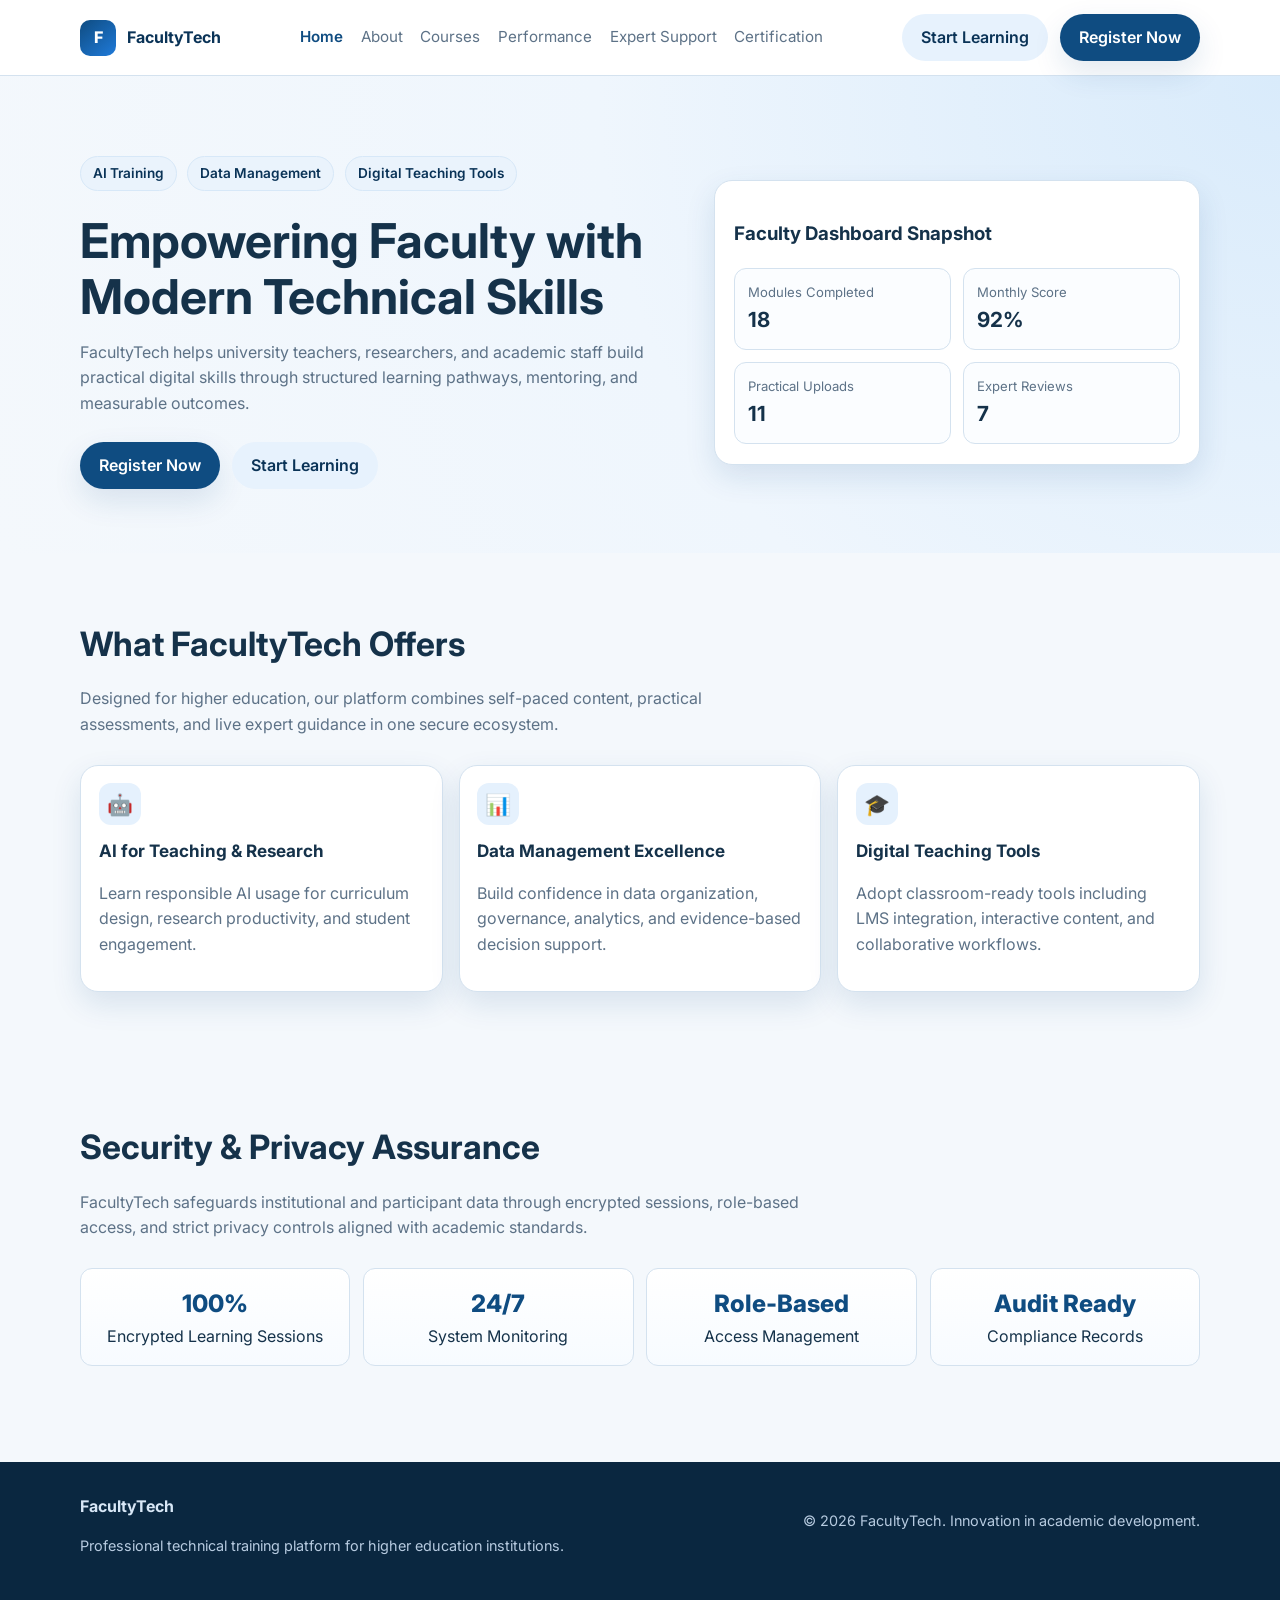
<file: index.html>
<!DOCTYPE html>
<html lang="en">
<head>
  <meta charset="UTF-8" />
  <meta name="viewport" content="width=device-width, initial-scale=1.0" />
  <title>FacultyTech | Technical Training for University Faculty</title>
  <link rel="preconnect" href="https://fonts.googleapis.com">
  <link rel="preconnect" href="https://fonts.gstatic.com" crossorigin>
  <link href="https://fonts.googleapis.com/css2?family=Inter:wght@400;500;600;700;800&display=swap" rel="stylesheet">
  <link rel="stylesheet" href="styles.css" />
</head>
<body>
  <header class="site-header">
    <div class="container header-inner">
      <a class="brand" href="index.html"><span class="brand-mark">F</span> FacultyTech</a>
      <nav class="nav">
        <a class="active" href="index.html">Home</a>
        <a href="about.html">About</a>
        <a href="courses.html">Courses</a>
        <a href="performance.html">Performance</a>
        <a href="support.html">Expert Support</a>
        <a href="certification.html">Certification</a>
      </nav>
      <div class="header-actions">
        <a class="btn btn-secondary" href="courses.html">Start Learning</a>
        <a class="btn btn-primary" href="about.html">Register Now</a>
      </div>
    </div>
  </header>

  <main>
    <section class="hero">
      <div class="container hero-grid">
        <div>
          <div class="feature-badges">
            <span class="badge">AI Training</span>
            <span class="badge">Data Management</span>
            <span class="badge">Digital Teaching Tools</span>
          </div>
          <h1>Empowering Faculty with Modern Technical Skills</h1>
          <p>FacultyTech helps university teachers, researchers, and academic staff build practical digital skills through structured learning pathways, mentoring, and measurable outcomes.</p>
          <div class="header-actions">
            <a class="btn btn-primary" href="about.html">Register Now</a>
            <a class="btn btn-secondary" href="courses.html">Start Learning</a>
          </div>
        </div>
        <div class="card dashboard-card">
          <h3>Faculty Dashboard Snapshot</h3>
          <div class="metric-grid">
            <div class="metric"><div class="label">Modules Completed</div><div class="value">18</div></div>
            <div class="metric"><div class="label">Monthly Score</div><div class="value">92%</div></div>
            <div class="metric"><div class="label">Practical Uploads</div><div class="value">11</div></div>
            <div class="metric"><div class="label">Expert Reviews</div><div class="value">7</div></div>
          </div>
        </div>
      </div>
    </section>

    <section class="page-section">
      <div class="container">
        <div class="section-heading">
          <h2>What FacultyTech Offers</h2>
          <p>Designed for higher education, our platform combines self-paced content, practical assessments, and live expert guidance in one secure ecosystem.</p>
        </div>
        <div class="grid-3">
          <article class="card info-card">
            <div class="icon">🤖</div>
            <h3>AI for Teaching & Research</h3>
            <p>Learn responsible AI usage for curriculum design, research productivity, and student engagement.</p>
          </article>
          <article class="card info-card">
            <div class="icon">📊</div>
            <h3>Data Management Excellence</h3>
            <p>Build confidence in data organization, governance, analytics, and evidence-based decision support.</p>
          </article>
          <article class="card info-card">
            <div class="icon">🎓</div>
            <h3>Digital Teaching Tools</h3>
            <p>Adopt classroom-ready tools including LMS integration, interactive content, and collaborative workflows.</p>
          </article>
        </div>
      </div>
    </section>

    <section class="page-section">
      <div class="container">
        <div class="section-heading">
          <h2>Security & Privacy Assurance</h2>
          <p>FacultyTech safeguards institutional and participant data through encrypted sessions, role-based access, and strict privacy controls aligned with academic standards.</p>
        </div>
        <div class="kpi-strip">
          <div class="kpi"><div class="num">100%</div><div>Encrypted Learning Sessions</div></div>
          <div class="kpi"><div class="num">24/7</div><div>System Monitoring</div></div>
          <div class="kpi"><div class="num">Role-Based</div><div>Access Management</div></div>
          <div class="kpi"><div class="num">Audit Ready</div><div>Compliance Records</div></div>
        </div>
      </div>
    </section>
  </main>

  <footer class="site-footer">
    <div class="container footer-grid">
      <div>
        <strong>FacultyTech</strong>
        <p class="small">Professional technical training platform for higher education institutions.</p>
      </div>
      <p class="small">© 2026 FacultyTech. Innovation in academic development.</p>
    </div>
  </footer>
</body>
</html>
</file>
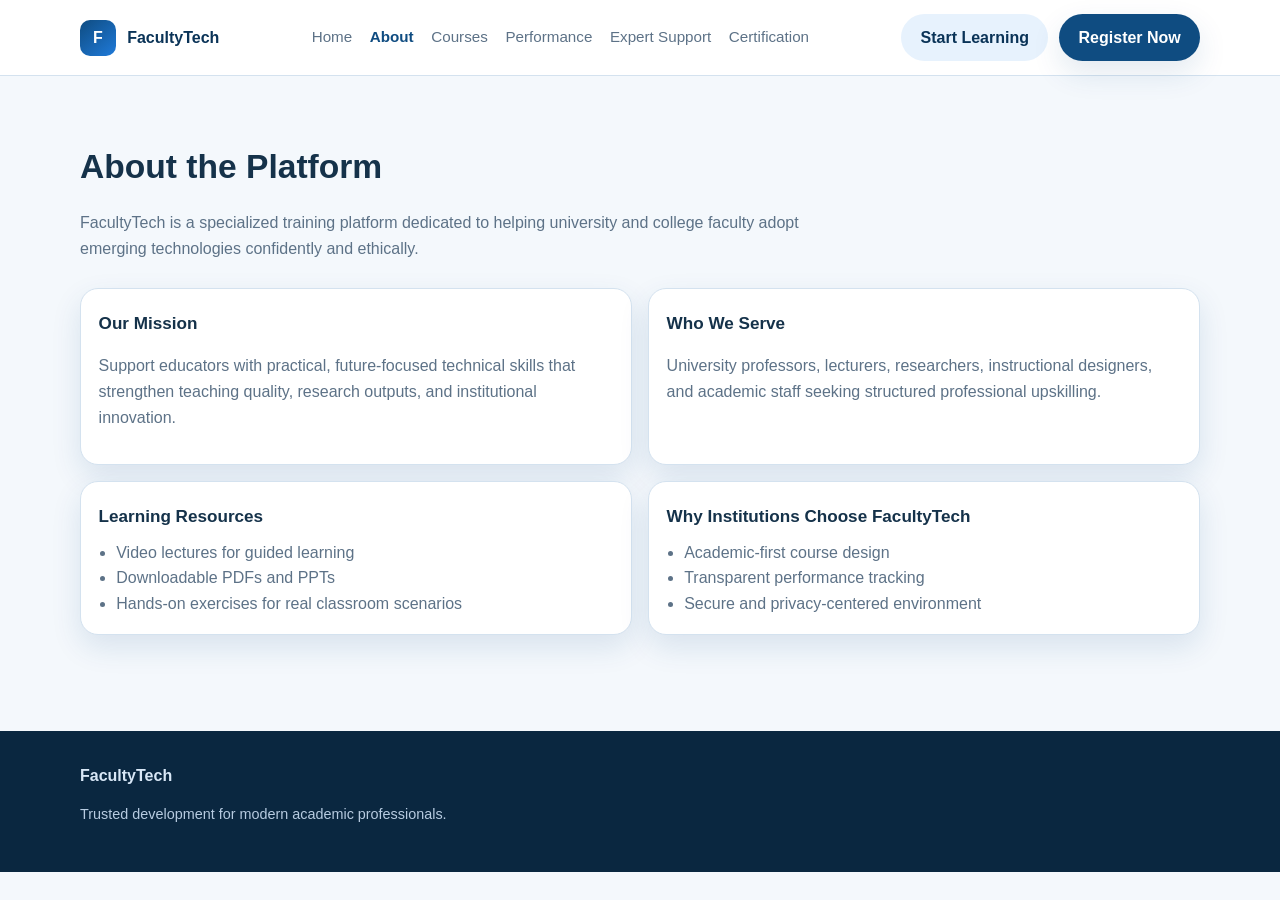
<file: about.html>
<!DOCTYPE html>
<html lang="en">
<head>
  <meta charset="UTF-8" />
  <meta name="viewport" content="width=device-width, initial-scale=1.0" />
  <title>About FacultyTech</title>
  <link rel="stylesheet" href="styles.css" />
</head>
<body>
<header class="site-header"><div class="container header-inner"><a class="brand" href="index.html"><span class="brand-mark">F</span> FacultyTech</a><nav class="nav"><a href="index.html">Home</a><a class="active" href="about.html">About</a><a href="courses.html">Courses</a><a href="performance.html">Performance</a><a href="support.html">Expert Support</a><a href="certification.html">Certification</a></nav><div class="header-actions"><a class="btn btn-secondary" href="courses.html">Start Learning</a><a class="btn btn-primary" href="#">Register Now</a></div></div></header>
<main class="container">
  <section class="page-section">
    <div class="section-heading"><h2>About the Platform</h2><p>FacultyTech is a specialized training platform dedicated to helping university and college faculty adopt emerging technologies confidently and ethically.</p></div>
    <div class="grid-2">
      <article class="card info-card"><h3>Our Mission</h3><p>Support educators with practical, future-focused technical skills that strengthen teaching quality, research outputs, and institutional innovation.</p></article>
      <article class="card info-card"><h3>Who We Serve</h3><p>University professors, lecturers, researchers, instructional designers, and academic staff seeking structured professional upskilling.</p></article>
      <article class="card info-card"><h3>Learning Resources</h3><ul class="list"><li>Video lectures for guided learning</li><li>Downloadable PDFs and PPTs</li><li>Hands-on exercises for real classroom scenarios</li></ul></article>
      <article class="card info-card"><h3>Why Institutions Choose FacultyTech</h3><ul class="list"><li>Academic-first course design</li><li>Transparent performance tracking</li><li>Secure and privacy-centered environment</li></ul></article>
    </div>
  </section>
</main>
<footer class="site-footer"><div class="container footer-grid"><div><strong>FacultyTech</strong><p class="small">Trusted development for modern academic professionals.</p></div></div></footer>
</body>
</html>
</file>
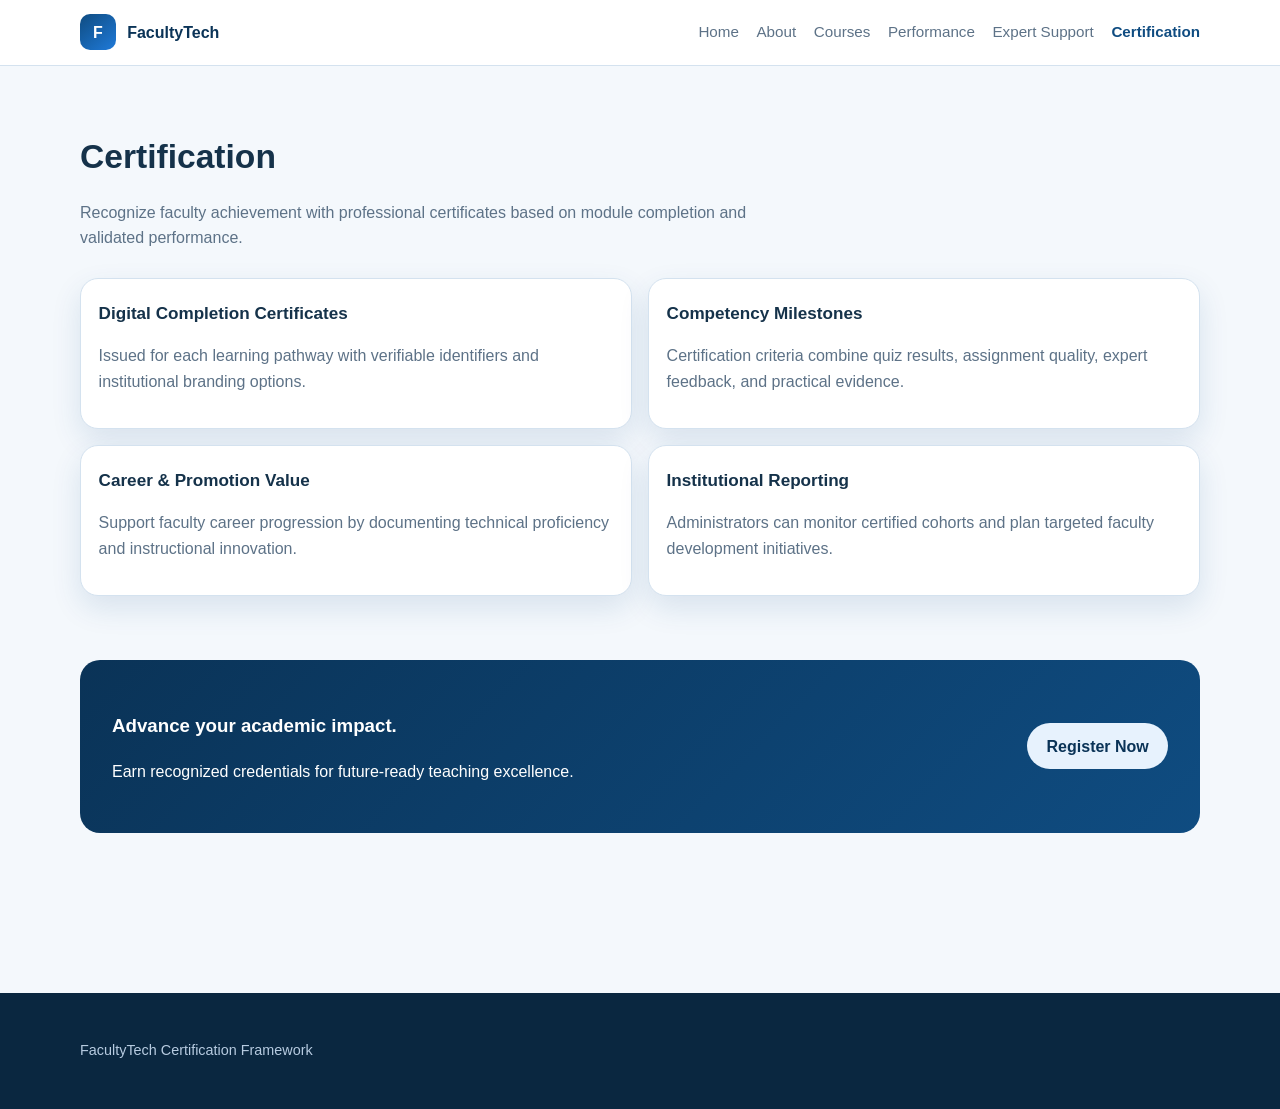
<file: certification.html>
<!DOCTYPE html>
<html lang="en">
<head>
  <meta charset="UTF-8" />
  <meta name="viewport" content="width=device-width, initial-scale=1.0" />
  <title>Certification | FacultyTech</title>
  <link rel="stylesheet" href="styles.css" />
</head>
<body>
<header class="site-header"><div class="container header-inner"><a class="brand" href="index.html"><span class="brand-mark">F</span> FacultyTech</a><nav class="nav"><a href="index.html">Home</a><a href="about.html">About</a><a href="courses.html">Courses</a><a href="performance.html">Performance</a><a href="support.html">Expert Support</a><a class="active" href="certification.html">Certification</a></nav></div></header>
<main class="container">
  <section class="page-section">
    <div class="section-heading"><h2>Certification</h2><p>Recognize faculty achievement with professional certificates based on module completion and validated performance.</p></div>
    <div class="grid-2">
      <article class="card info-card"><h3>Digital Completion Certificates</h3><p>Issued for each learning pathway with verifiable identifiers and institutional branding options.</p></article>
      <article class="card info-card"><h3>Competency Milestones</h3><p>Certification criteria combine quiz results, assignment quality, expert feedback, and practical evidence.</p></article>
      <article class="card info-card"><h3>Career & Promotion Value</h3><p>Support faculty career progression by documenting technical proficiency and instructional innovation.</p></article>
      <article class="card info-card"><h3>Institutional Reporting</h3><p>Administrators can monitor certified cohorts and plan targeted faculty development initiatives.</p></article>
    </div>
    <div class="cta-band"><div><h3>Advance your academic impact.</h3><p>Earn recognized credentials for future-ready teaching excellence.</p></div><a class="btn btn-secondary" href="#">Register Now</a></div>
  </section>
</main>
<footer class="site-footer"><div class="container footer-grid"><p class="small">FacultyTech Certification Framework</p></div></footer>
</body>
</html>
</file>
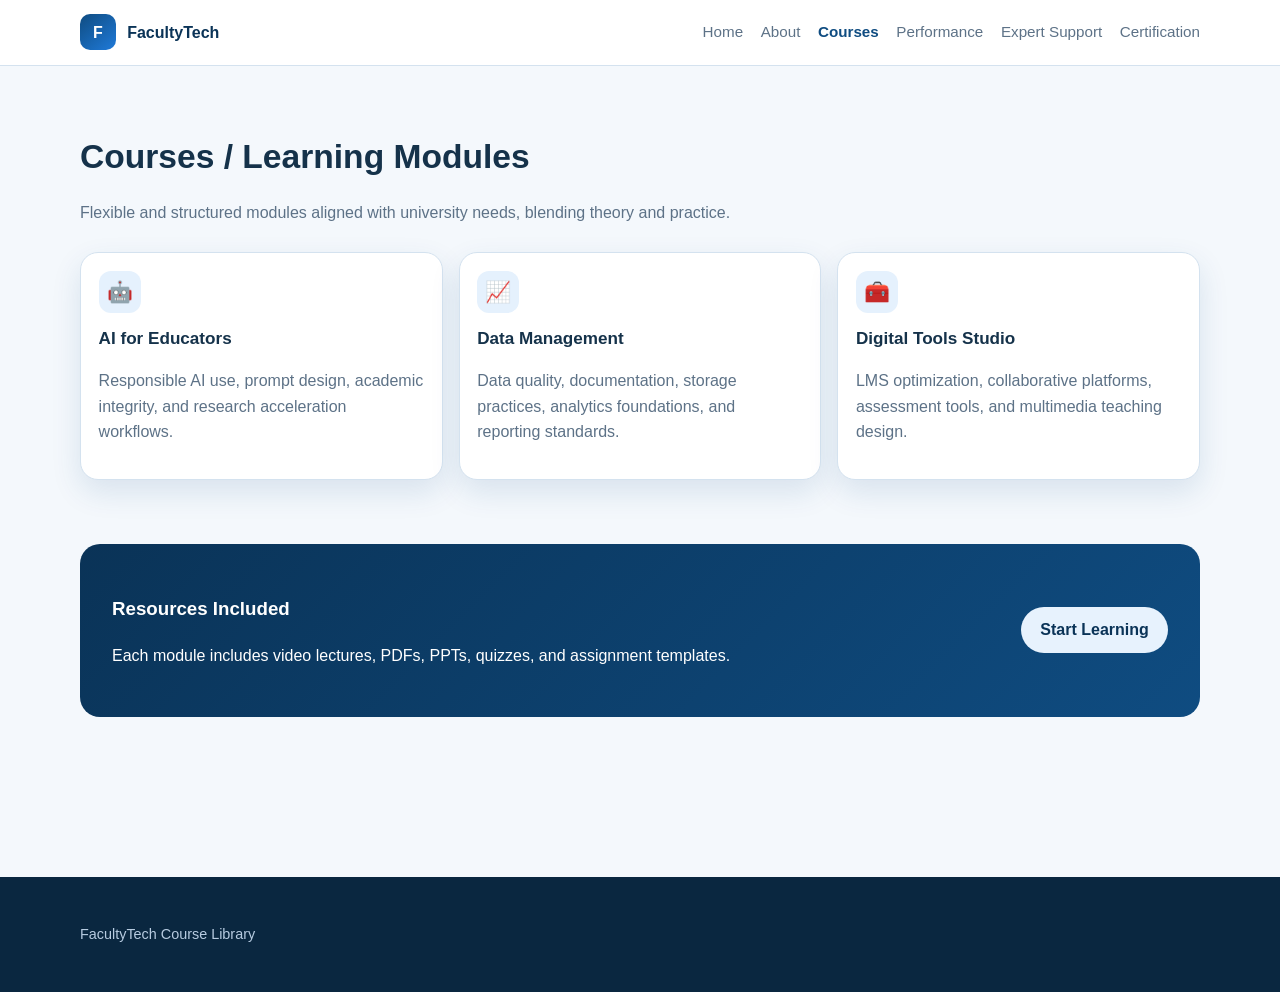
<file: courses.html>
<!DOCTYPE html>
<html lang="en">
<head>
  <meta charset="UTF-8" />
  <meta name="viewport" content="width=device-width, initial-scale=1.0" />
  <title>Courses | FacultyTech</title>
  <link rel="stylesheet" href="styles.css" />
</head>
<body>
<header class="site-header"><div class="container header-inner"><a class="brand" href="index.html"><span class="brand-mark">F</span> FacultyTech</a><nav class="nav"><a href="index.html">Home</a><a href="about.html">About</a><a class="active" href="courses.html">Courses</a><a href="performance.html">Performance</a><a href="support.html">Expert Support</a><a href="certification.html">Certification</a></nav></div></header>
<main class="container">
  <section class="page-section">
    <div class="section-heading"><h2>Courses / Learning Modules</h2><p>Flexible and structured modules aligned with university needs, blending theory and practice.</p></div>
    <div class="grid-3">
      <article class="card info-card"><div class="icon">🤖</div><h3>AI for Educators</h3><p>Responsible AI use, prompt design, academic integrity, and research acceleration workflows.</p></article>
      <article class="card info-card"><div class="icon">📈</div><h3>Data Management</h3><p>Data quality, documentation, storage practices, analytics foundations, and reporting standards.</p></article>
      <article class="card info-card"><div class="icon">🧰</div><h3>Digital Tools Studio</h3><p>LMS optimization, collaborative platforms, assessment tools, and multimedia teaching design.</p></article>
    </div>
    <div class="cta-band">
      <div><h3>Resources Included</h3><p>Each module includes video lectures, PDFs, PPTs, quizzes, and assignment templates.</p></div>
      <a class="btn btn-secondary" href="#">Start Learning</a>
    </div>
  </section>
</main>
<footer class="site-footer"><div class="container footer-grid"><p class="small">FacultyTech Course Library</p></div></footer>
</body>
</html>
</file>
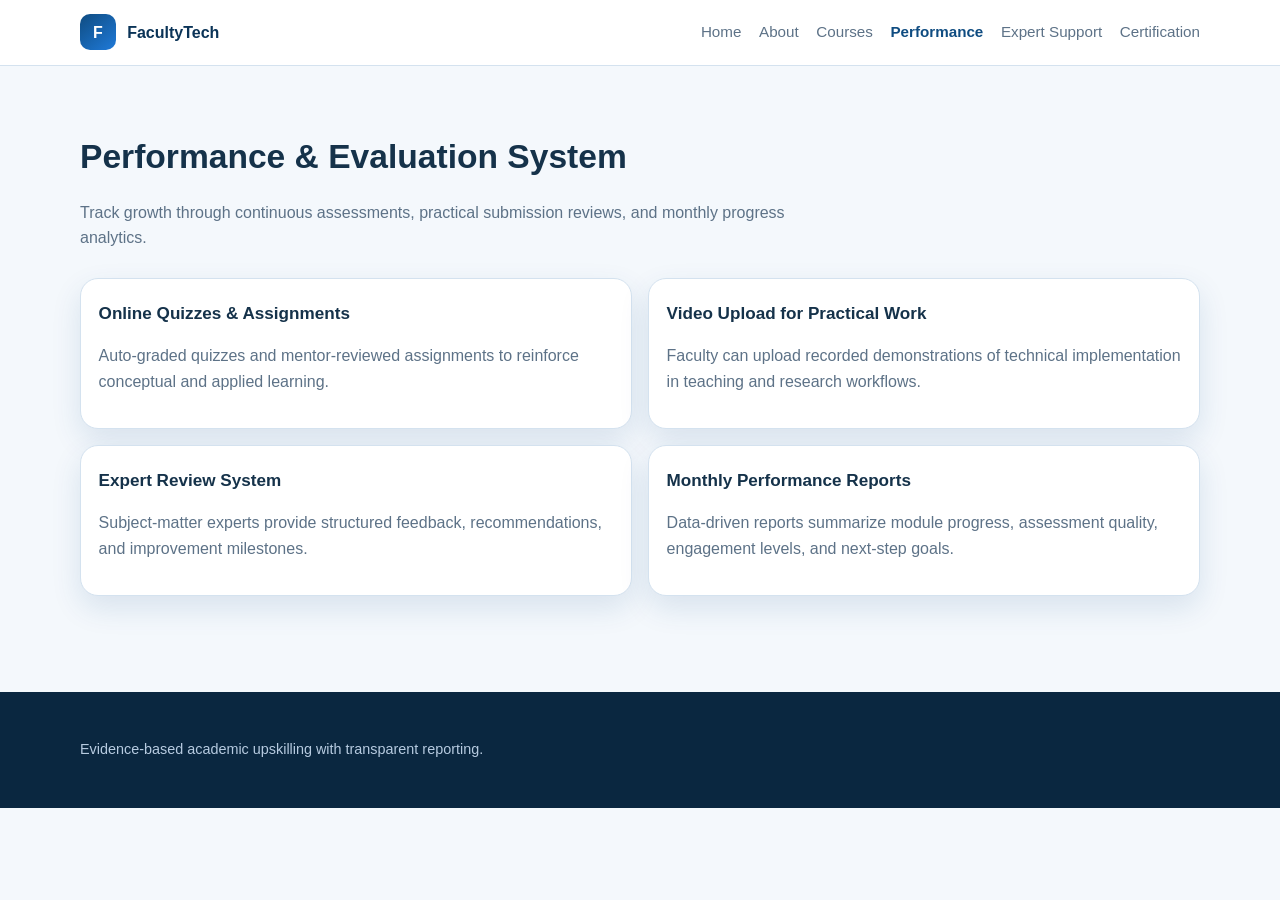
<file: performance.html>
<!DOCTYPE html>
<html lang="en">
<head>
  <meta charset="UTF-8" />
  <meta name="viewport" content="width=device-width, initial-scale=1.0" />
  <title>Performance & Evaluation | FacultyTech</title>
  <link rel="stylesheet" href="styles.css" />
</head>
<body>
<header class="site-header"><div class="container header-inner"><a class="brand" href="index.html"><span class="brand-mark">F</span> FacultyTech</a><nav class="nav"><a href="index.html">Home</a><a href="about.html">About</a><a href="courses.html">Courses</a><a class="active" href="performance.html">Performance</a><a href="support.html">Expert Support</a><a href="certification.html">Certification</a></nav></div></header>
<main class="container">
  <section class="page-section">
    <div class="section-heading"><h2>Performance & Evaluation System</h2><p>Track growth through continuous assessments, practical submission reviews, and monthly progress analytics.</p></div>
    <div class="grid-2">
      <article class="card info-card"><h3>Online Quizzes & Assignments</h3><p>Auto-graded quizzes and mentor-reviewed assignments to reinforce conceptual and applied learning.</p></article>
      <article class="card info-card"><h3>Video Upload for Practical Work</h3><p>Faculty can upload recorded demonstrations of technical implementation in teaching and research workflows.</p></article>
      <article class="card info-card"><h3>Expert Review System</h3><p>Subject-matter experts provide structured feedback, recommendations, and improvement milestones.</p></article>
      <article class="card info-card"><h3>Monthly Performance Reports</h3><p>Data-driven reports summarize module progress, assessment quality, engagement levels, and next-step goals.</p></article>
    </div>
  </section>
</main>
<footer class="site-footer"><div class="container footer-grid"><p class="small">Evidence-based academic upskilling with transparent reporting.</p></div></footer>
</body>
</html>
</file>
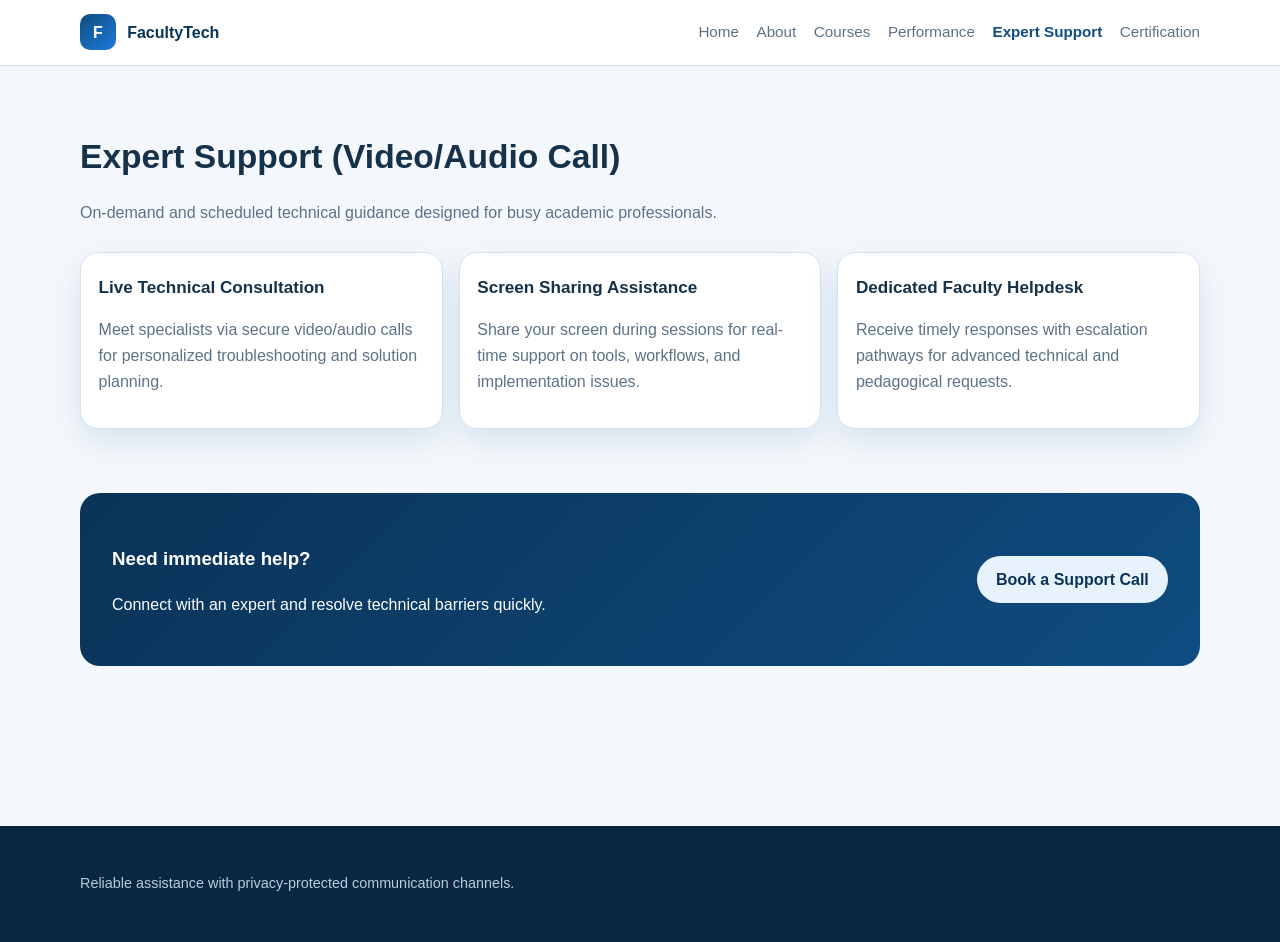
<file: support.html>
<!DOCTYPE html>
<html lang="en">
<head>
  <meta charset="UTF-8" />
  <meta name="viewport" content="width=device-width, initial-scale=1.0" />
  <title>Expert Support | FacultyTech</title>
  <link rel="stylesheet" href="styles.css" />
</head>
<body>
<header class="site-header"><div class="container header-inner"><a class="brand" href="index.html"><span class="brand-mark">F</span> FacultyTech</a><nav class="nav"><a href="index.html">Home</a><a href="about.html">About</a><a href="courses.html">Courses</a><a href="performance.html">Performance</a><a class="active" href="support.html">Expert Support</a><a href="certification.html">Certification</a></nav></div></header>
<main class="container">
  <section class="page-section">
    <div class="section-heading"><h2>Expert Support (Video/Audio Call)</h2><p>On-demand and scheduled technical guidance designed for busy academic professionals.</p></div>
    <div class="grid-3">
      <article class="card info-card"><h3>Live Technical Consultation</h3><p>Meet specialists via secure video/audio calls for personalized troubleshooting and solution planning.</p></article>
      <article class="card info-card"><h3>Screen Sharing Assistance</h3><p>Share your screen during sessions for real-time support on tools, workflows, and implementation issues.</p></article>
      <article class="card info-card"><h3>Dedicated Faculty Helpdesk</h3><p>Receive timely responses with escalation pathways for advanced technical and pedagogical requests.</p></article>
    </div>
    <div class="cta-band"><div><h3>Need immediate help?</h3><p>Connect with an expert and resolve technical barriers quickly.</p></div><a class="btn btn-secondary" href="#">Book a Support Call</a></div>
  </section>
</main>
<footer class="site-footer"><div class="container footer-grid"><p class="small">Reliable assistance with privacy-protected communication channels.</p></div></footer>
</body>
</html>
</file>
<file: styles.css>
:root {
  --primary: #0f4c81;
  --primary-dark: #0a3357;
  --accent: #1f7ad9;
  --bg: #f4f8fc;
  --surface: #ffffff;
  --text: #15324a;
  --muted: #5d7287;
  --success: #2f855a;
  --border: #d4e2ef;
  --shadow: 0 12px 30px rgba(15, 76, 129, 0.12);
}

* {
  box-sizing: border-box;
}

body {
  margin: 0;
  font-family: "Inter", "Segoe UI", Roboto, sans-serif;
  color: var(--text);
  background: var(--bg);
  line-height: 1.6;
}

img {
  max-width: 100%;
  display: block;
}

a {
  color: inherit;
  text-decoration: none;
}

.container {
  width: min(1120px, 92vw);
  margin: 0 auto;
}

.site-header {
  background: var(--surface);
  border-bottom: 1px solid var(--border);
  position: sticky;
  top: 0;
  z-index: 20;
}

.header-inner {
  display: flex;
  align-items: center;
  justify-content: space-between;
  padding: 0.9rem 0;
  gap: 1rem;
}

.brand {
  display: flex;
  align-items: center;
  gap: 0.7rem;
  font-weight: 700;
  color: var(--primary-dark);
}

.brand-mark {
  width: 36px;
  height: 36px;
  border-radius: 10px;
  background: linear-gradient(140deg, var(--primary), var(--accent));
  color: white;
  display: grid;
  place-items: center;
  font-weight: 800;
}

.nav {
  display: flex;
  gap: 1.1rem;
  align-items: center;
  font-size: 0.95rem;
}

.nav a {
  color: var(--muted);
}

.nav a:hover,
.nav a.active {
  color: var(--primary);
  font-weight: 600;
}

.header-actions {
  display: flex;
  gap: 0.7rem;
}

.btn {
  border: 0;
  border-radius: 999px;
  padding: 0.65rem 1.2rem;
  font-weight: 600;
  cursor: pointer;
  transition: transform 0.2s ease, box-shadow 0.2s ease;
  display: inline-flex;
  align-items: center;
  gap: 0.45rem;
}

.btn:hover {
  transform: translateY(-1px);
}

.btn-primary {
  background: var(--primary);
  color: #fff;
  box-shadow: var(--shadow);
}

.btn-secondary {
  background: #e7f2fd;
  color: var(--primary-dark);
}

.hero {
  background: radial-gradient(circle at top right, #d9ebfb, #eff6fd 50%, #f4f8fc);
  padding: 5rem 0 4rem;
}

.hero-grid {
  display: grid;
  grid-template-columns: 1.1fr 0.9fr;
  gap: 2.5rem;
  align-items: center;
}

.hero h1 {
  font-size: clamp(2rem, 4vw, 3rem);
  line-height: 1.15;
  margin: 0 0 1rem;
}

.hero p {
  color: var(--muted);
  margin-bottom: 1.6rem;
}

.feature-badges {
  display: flex;
  flex-wrap: wrap;
  gap: 0.65rem;
  margin-bottom: 1.4rem;
}

.badge {
  background: #eaf3fc;
  border: 1px solid #d7e8f8;
  color: var(--primary-dark);
  padding: 0.35rem 0.75rem;
  border-radius: 999px;
  font-size: 0.85rem;
  font-weight: 600;
}

.card {
  background: var(--surface);
  border: 1px solid var(--border);
  border-radius: 18px;
  box-shadow: var(--shadow);
}

.dashboard-card {
  padding: 1.2rem;
}

.metric-grid {
  display: grid;
  grid-template-columns: repeat(2, 1fr);
  gap: 0.8rem;
}

.metric {
  border: 1px solid var(--border);
  border-radius: 12px;
  padding: 0.8rem;
  background: #fbfdff;
}

.metric .label {
  color: var(--muted);
  font-size: 0.82rem;
}

.metric .value {
  font-size: 1.3rem;
  font-weight: 700;
}

section.page-section {
  padding: 4rem 0;
}

.section-heading {
  margin-bottom: 1.7rem;
}

.section-heading h2 {
  margin: 0;
  font-size: clamp(1.5rem, 3vw, 2.1rem);
}

.section-heading p {
  color: var(--muted);
  max-width: 720px;
}

.grid-3,
.grid-2 {
  display: grid;
  gap: 1rem;
}

.grid-3 {
  grid-template-columns: repeat(3, minmax(0, 1fr));
}

.grid-2 {
  grid-template-columns: repeat(2, minmax(0, 1fr));
}

.info-card {
  padding: 1.1rem;
}

.icon {
  width: 42px;
  height: 42px;
  border-radius: 12px;
  background: #e5f1fd;
  display: grid;
  place-items: center;
  font-size: 1.3rem;
  margin-bottom: 0.75rem;
}

.info-card h3 {
  margin: 0.2rem 0 0.5rem;
  font-size: 1.07rem;
}

.info-card p,
.list li {
  color: var(--muted);
}

.list {
  padding-left: 1.1rem;
  margin: 0.6rem 0 0;
}

.kpi-strip {
  display: grid;
  grid-template-columns: repeat(4, 1fr);
  gap: 0.8rem;
}

.kpi {
  background: linear-gradient(180deg, #fff, #f7fbff);
  border: 1px solid var(--border);
  border-radius: 12px;
  padding: 1rem;
  text-align: center;
}

.kpi .num {
  font-size: 1.5rem;
  font-weight: 800;
  color: var(--primary);
}

.cta-band {
  margin: 4rem 0;
  background: linear-gradient(135deg, var(--primary-dark), var(--primary));
  border-radius: 20px;
  color: white;
  padding: 2rem;
  display: flex;
  justify-content: space-between;
  gap: 1rem;
  align-items: center;
}

.site-footer {
  background: #0a2740;
  color: #d8e7f6;
  padding: 2rem 0;
  margin-top: 2rem;
}

.footer-grid {
  display: flex;
  justify-content: space-between;
  gap: 1.5rem;
  flex-wrap: wrap;
}

.small {
  font-size: 0.9rem;
  color: #b7cbe0;
}

@media (max-width: 960px) {
  .hero-grid,
  .grid-3,
  .grid-2,
  .kpi-strip {
    grid-template-columns: 1fr;
  }

  .nav {
    display: none;
  }

  .header-inner {
    flex-wrap: wrap;
  }

  .cta-band {
    flex-direction: column;
    align-items: flex-start;
  }
}
</file>
